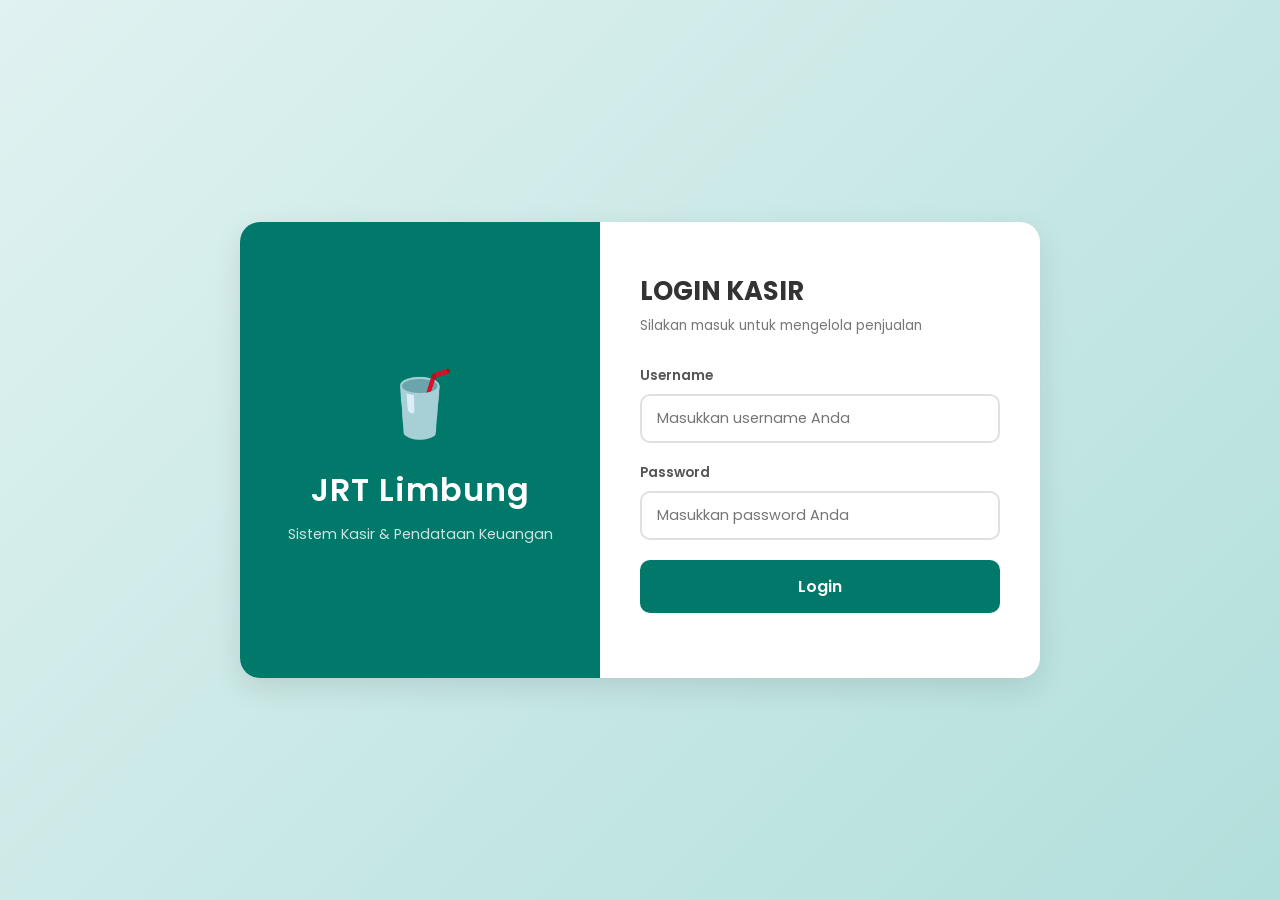
<file: index.html>
<!DOCTYPE html>
<html lang="id">
<head>
    <meta charset="UTF-8">
    <meta name="viewport" content="width=device-width, initial-scale=1.0">
    <title>Login Kasir Minuman</title>
    <link rel="stylesheet" href="style.css">
    <link href="https://fonts.googleapis.com/css2?family=Poppins:wght@300;400;600&display=swap" rel="stylesheet">
</head>
<body>

    <div class="login-container">
        <div class="login-brand">
            <div class="brand-icon">🥤</div>
            <h2>JRT Limbung</h2>
            <p>Sistem Kasir & Pendataan Keuangan</p>
        </div>
        
        <div class="login-box">
            <h3>LOGIN KASIR</h3>
            <p class="sub-text">Silakan masuk untuk mengelola penjualan</p>
            
            <div class="input-group">
                <label for="username">Username</label>
                <input type="text" id="username" placeholder="Masukkan username Anda">
            </div>
            
            <div class="input-group">
                <label for="password">Password</label>
                <input type="password" id="password" placeholder="Masukkan password Anda">
            </div>
            
            <button onclick="login()" class="btn-login">Login</button>
            
            <p id="pesan" class="error-message"></p>
        </div>
    </div>

    <script src="script.js"></script>
</body>
</html>
</file>
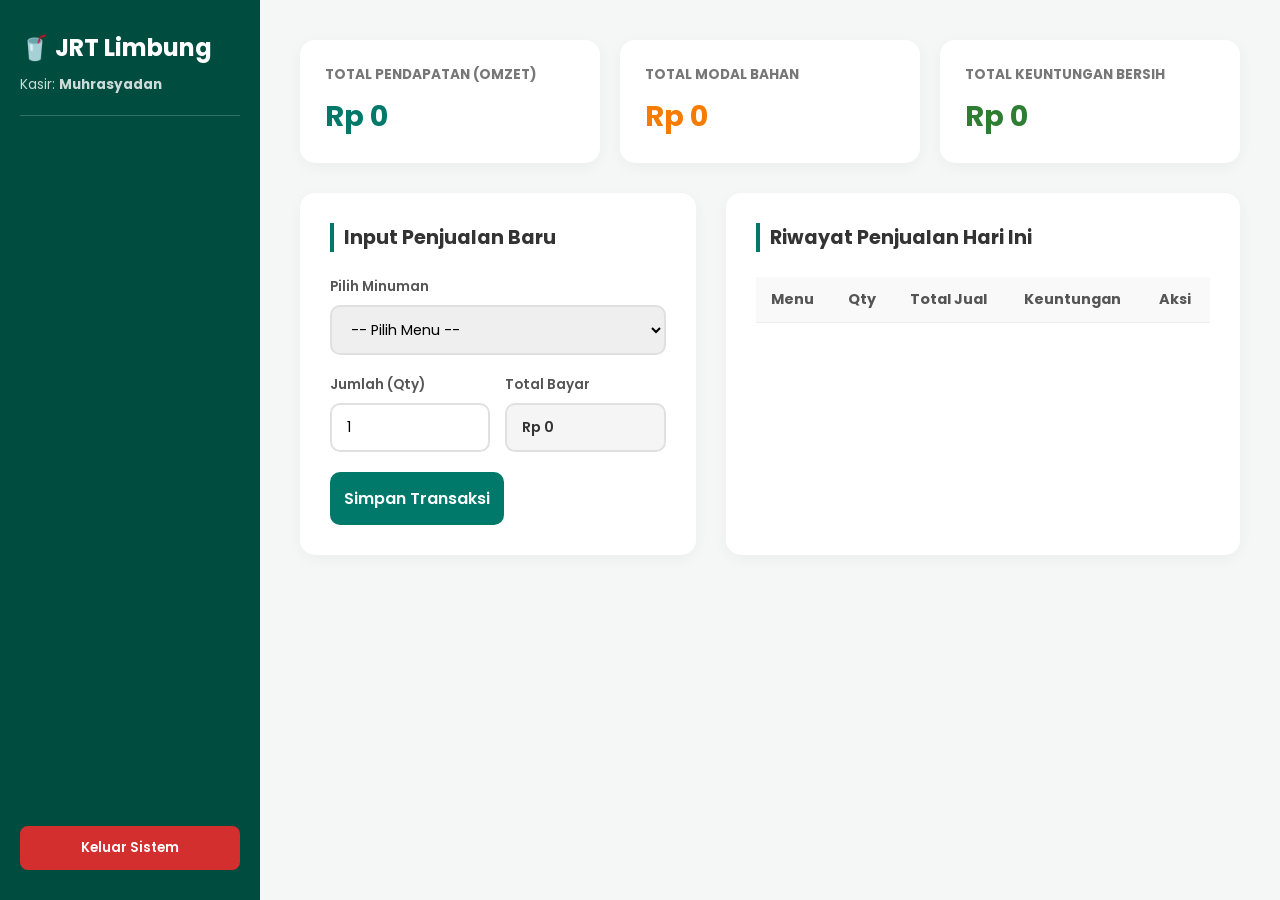
<file: dashboard.html>
<!DOCTYPE html>
<html lang="id">
<head>
    <meta charset="UTF-8">
    <meta name="viewport" content="width=device-width, initial-scale=1.0">
    <title>Dashboard Kasir - JRT Limbung</title>
    <link rel="stylesheet" href="style.css">
    <link href="https://fonts.googleapis.com/css2?family=Poppins:wght@300;400;600;700&display=swap" rel="stylesheet">
</head>
<body class="dashboard-body">

    <div class="sidebar">
        <div class="sidebar-brand">
            <span>🥤</span> JRT Limbung
        </div>
        <p class="role-text">Kasir: <strong id="nama-kasir">Muhrasyadan</strong></p>
        <hr>
        <button onclick="logout()" class="btn-logout">Keluar Sistem</button>
    </div>

    <div class="main-content">
        
        <div class="cards-grid">
            <div class="card card-income">
                <h4>Total Pendapatan (Omzet)</h4>
                <p id="total-pendapatan">Rp 0</p>
            </div>
            <div class="card card-capital">
                <h4>Total Modal Bahan</h4>
                <p id="total-modal">Rp 0</p>
            </div>
            <div class="card card-profit">
                <h4>Total Keuntungan Bersih</h4>
                <p id="total-keuntungan">Rp 0</p>
            </div>
        </div>

        <div class="dashboard-grid">
            
            <div class="panel">
                <h3>Input Penjualan Baru</h3>
                <form id="form-transaksi" onsubmit="tambahTransaksi(event)">
                    <div class="input-group">
                        <label for="pilih-minuman">Pilih Minuman</label>
                        <select id="pilih-minuman" onchange="updateHargaOtomatis()" required>
                            <option value="">-- Pilih Menu --</option>
                            <option value="Matcha Latte" data-harga="15000" data-modal="7000">Matcha Latte (Jual: 15k | Modal: 7k)</option>
                            <option value="Es Kopi Susu" data-harga="12000" data-modal="5000">Es Kopi Susu (Jual: 12k | Modal: 5k)</option>
                            <option value="Thai Tea" data-harga="10000" data-modal="4000">Thai Tea (Jual: 10k | Modal: 4k)</option>
                            <option value="Fruit Punch" data-harga="14000" data-modal="6000">Fruit Punch (Jual: 14k | Modal: 6k)</option>
                        </select>
                    </div>

                    <div class="input-row">
                        <div class="input-group">
                            <label for="jumlah-beli">Jumlah (Qty)</label>
                            <input type="number" id="jumlah-beli" min="1" value="1" oninput="hitungTotalBayar()" required>
                        </div>
                        <div class="input-group">
                            <label>Total Bayar</label>
                            <input type="text" id="total-bayar-display" value="Rp 0" readonly class="input-readonly">
                        </div>
                    </div>

                    <button type="submit" class="btn-submit">Simpan Transaksi</button>
                </form>
            </div>

            <div class="panel">
                <h3>Riwayat Penjualan Hari Ini</h3>
                <div class="table-container">
                    <table>
                        <thead>
                            <tr>
                                <th>Menu</th>
                                <th>Qty</th>
                                <th>Total Jual</th>
                                <th>Keuntungan</th>
                                <th>Aksi</th>
                            </tr>
                        </thead>
                        <tbody id="tabel-riwayat">
                            </tbody>
                    </table>
                </div>
            </div>

        </div>
    </div>

    <script src="script.js"></script>
</body>
</html>
</file>
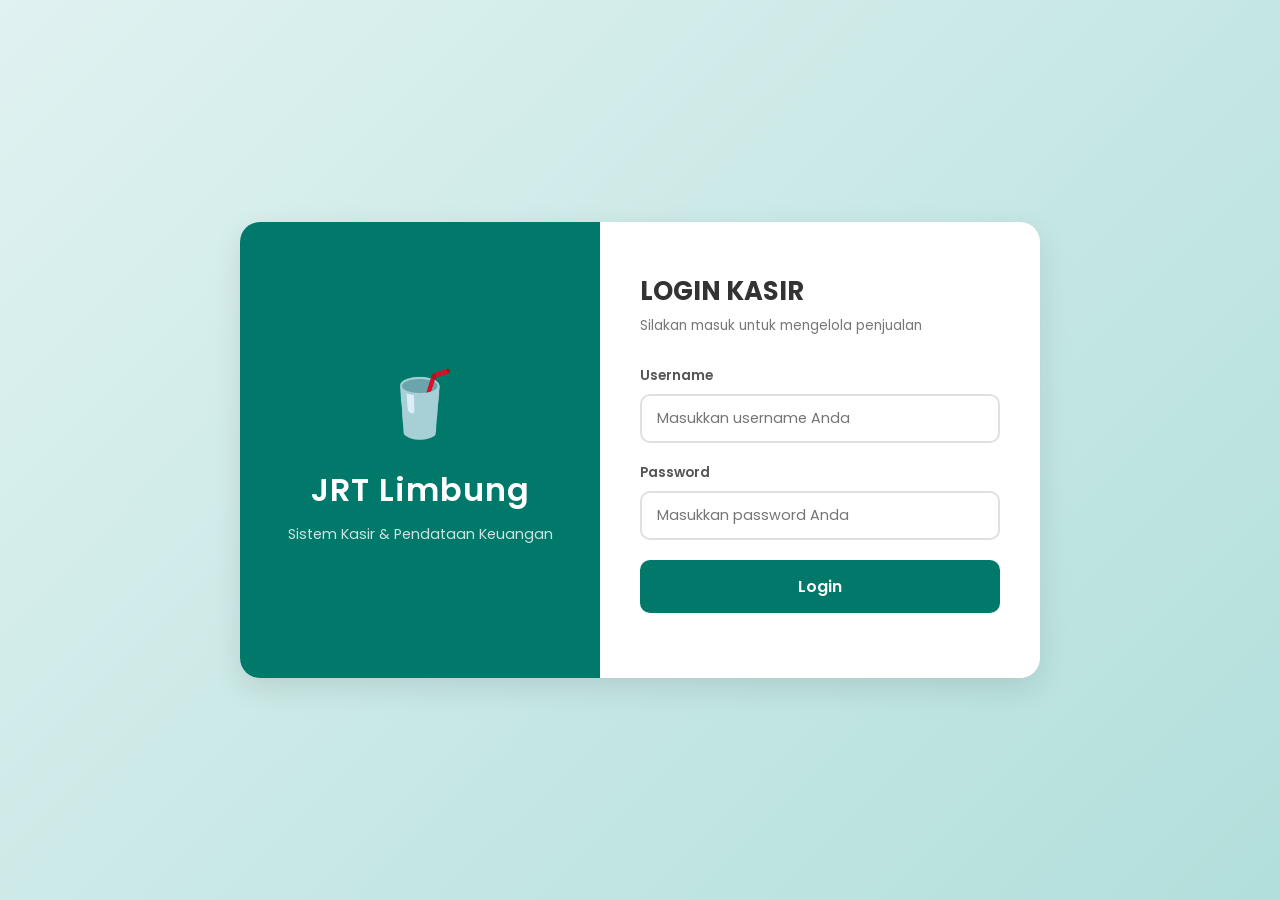
<file: login.html>
<!DOCTYPE html>
<html lang="id">
<head>
    <meta charset="UTF-8">
    <meta name="viewport" content="width=device-width, initial-scale=1.0">
    <title>Login Kasir Minuman</title>
    <link rel="stylesheet" href="style.css">
    <link href="https://fonts.googleapis.com/css2?family=Poppins:wght@300;400;600&display=swap" rel="stylesheet">
</head>
<body>

    <div class="login-container">
        <div class="login-brand">
            <div class="brand-icon">🥤</div>
            <h2>JRT Limbung</h2>
            <p>Sistem Kasir & Pendataan Keuangan</p>
        </div>
        
        <div class="login-box">
            <h3>LOGIN KASIR</h3>
            <p class="sub-text">Silakan masuk untuk mengelola penjualan</p>
            
            <div class="input-group">
                <label for="username">Username</label>
                <input type="text" id="username" placeholder="Masukkan username Anda">
            </div>
            
            <div class="input-group">
                <label for="password">Password</label>
                <input type="password" id="password" placeholder="Masukkan password Anda">
            </div>
            
            <button onclick="login()" class="btn-login">Login</button>
            
            <p id="pesan" class="error-message"></p>
        </div>
    </div>

    <script src="script.js"></script>
</body>
</html>
</file>
<file: style.css>
/* --- GLOBAL RESET & DESAIN LOGIN --- */
* {
    margin: 0;
    padding: 0;
    box-sizing: border-box;
    font-family: 'Poppins', sans-serif;
}

body {
    background: linear-gradient(135deg, #e0f2f1 0%, #b2dfdb 100%);
    min-height: 100vh;
    display: flex;
    justify-content: center;
    align-items: center;
    padding: 20px;
}

.login-container {
    background: #ffffff;
    border-radius: 20px;
    box-shadow: 0 10px 30px rgba(0, 0, 0, 0.1);
    display: flex;
    width: 800px;
    max-width: 100%;
    overflow: hidden;
}

.login-brand {
    background: #00796b;
    color: #ffffff;
    padding: 40px;
    width: 45%;
    display: flex;
    flex-direction: column;
    justify-content: center;
    align-items: center;
    text-align: center;
}

.brand-icon {
    font-size: 4rem;
    margin-bottom: 15px;
    animation: float 3s ease-in-out infinite;
}

.login-brand h2 {
    font-weight: 600;
    font-size: 2rem;
    letter-spacing: 1px;
    margin-bottom: 10px;
}

.login-brand p {
    font-size: 0.9rem;
    opacity: 0.8;
}

.login-box {
    padding: 50px 40px;
    width: 55%;
    display: flex;
    flex-direction: column;
    justify-content: center;
}

.login-box h3 {
    color: #333333;
    font-size: 1.6rem;
    margin-bottom: 5px;
}

.sub-text {
    font-size: 0.85rem;
    color: #777777;
    margin-bottom: 30px;
}

.input-group {
    margin-bottom: 20px;
    text-align: left;
}

.input-group label {
    display: block;
    font-size: 0.85rem;
    color: #555555;
    margin-bottom: 8px;
    font-weight: 600;
}

.input-group input, select {
    width: 100%;
    padding: 12px 15px;
    border: 2px solid #e0e0e0;
    border-radius: 10px;
    font-size: 0.9rem;
    outline: none;
    transition: 0.3s;
}

.input-group input:focus, select:focus {
    border-color: #00796b;
}

.btn-login, .btn-submit {
    background: #00796b;
    color: white;
    border: none;
    padding: 14px;
    border-radius: 10px;
    font-size: 1rem;
    font-weight: 600;
    cursor: pointer;
    transition: 0.3s;
}

.btn-login:hover, .btn-submit:hover { background: #004d40; }
.error-message { color: #d32f2f; font-size: 0.85rem; margin-top: 15px; text-align: center; }

@keyframes float {
    0%, 100% { transform: translateY(0px); }
    50% { transform: translateY(-10px); }
}

/* --- STYLING KHAS DASHBOARD --- */
.dashboard-body {
    background: #f4f7f6;
    min-height: 100vh;
    display: flex;
    justify-content: flex-start;
    align-items: flex-start;
    padding: 0;
}

.sidebar {
    width: 260px;
    background: #004d40;
    color: white;
    height: 100vh;
    padding: 30px 20px;
    position: fixed;
    display: flex;
    flex-direction: column;
}

.sidebar-brand { font-size: 1.5rem; font-weight: 700; margin-bottom: 10px; }
.role-text { font-size: 0.85rem; opacity: 0.8; margin-bottom: 20px; }
.sidebar hr { border: 0; height: 1px; background: rgba(255, 255, 255, 0.2); margin-bottom: auto; }

.btn-logout {
    background: #d32f2f; color: white; border: none; padding: 12px;
    border-radius: 8px; cursor: pointer; font-weight: 600; transition: 0.3s;
}
.btn-logout:hover { background: #b71c1c; }

.main-content { margin-left: 260px; padding: 40px; width: calc(100% - 260px); }
.cards-grid { display: grid; grid-template-columns: repeat(auto-fit, minmax(240px, 1fr)); gap: 20px; margin-bottom: 30px; }
.card { background: white; padding: 25px; border-radius: 15px; box-shadow: 0 4px 15px rgba(0,0,0,0.04); }
.card h4 { font-size: 0.85rem; color: #777; text-transform: uppercase; margin-bottom: 10px; }
.card p { font-size: 1.8rem; font-weight: 700; }
.card-income p { color: #00796b; }
.card-capital p { color: #f57c00; }
.card-profit p { color: #2e7d32; }

.dashboard-grid { display: grid; grid-template-columns: 1fr 1.3fr; gap: 30px; }
.panel { background: white; padding: 30px; border-radius: 15px; box-shadow: 0 4px 15px rgba(0,0,0,0.04); }
.panel h3 { margin-bottom: 25px; color: #333; font-size: 1.2rem; border-left: 4px solid #00796b; padding-left: 10px; }
.input-row { display: grid; grid-template-columns: 1fr 1fr; gap: 15px; }
.input-readonly { background-color: #f5f5f5; font-weight: 600; color: #333; }

table { width: 100%; border-collapse: collapse; text-align: left; font-size: 0.9rem; }
th, td { padding: 12px 15px; border-bottom: 1px solid #eee; }
th { background-color: #f9f9f9; color: #555; }
.btn-delete { background: none; border: none; color: #d32f2f; cursor: pointer; font-weight: 600; }

@media (max-width: 1024px) {
    .dashboard-grid { grid-template-columns: 1fr; }
    .sidebar { width: 70px; padding: 20px 10px; }
    .sidebar-brand, .role-text, .sidebar hr { display: none; }
    .main-content { margin-left: 70px; width: calc(100% - 70px); }
}
</file>
